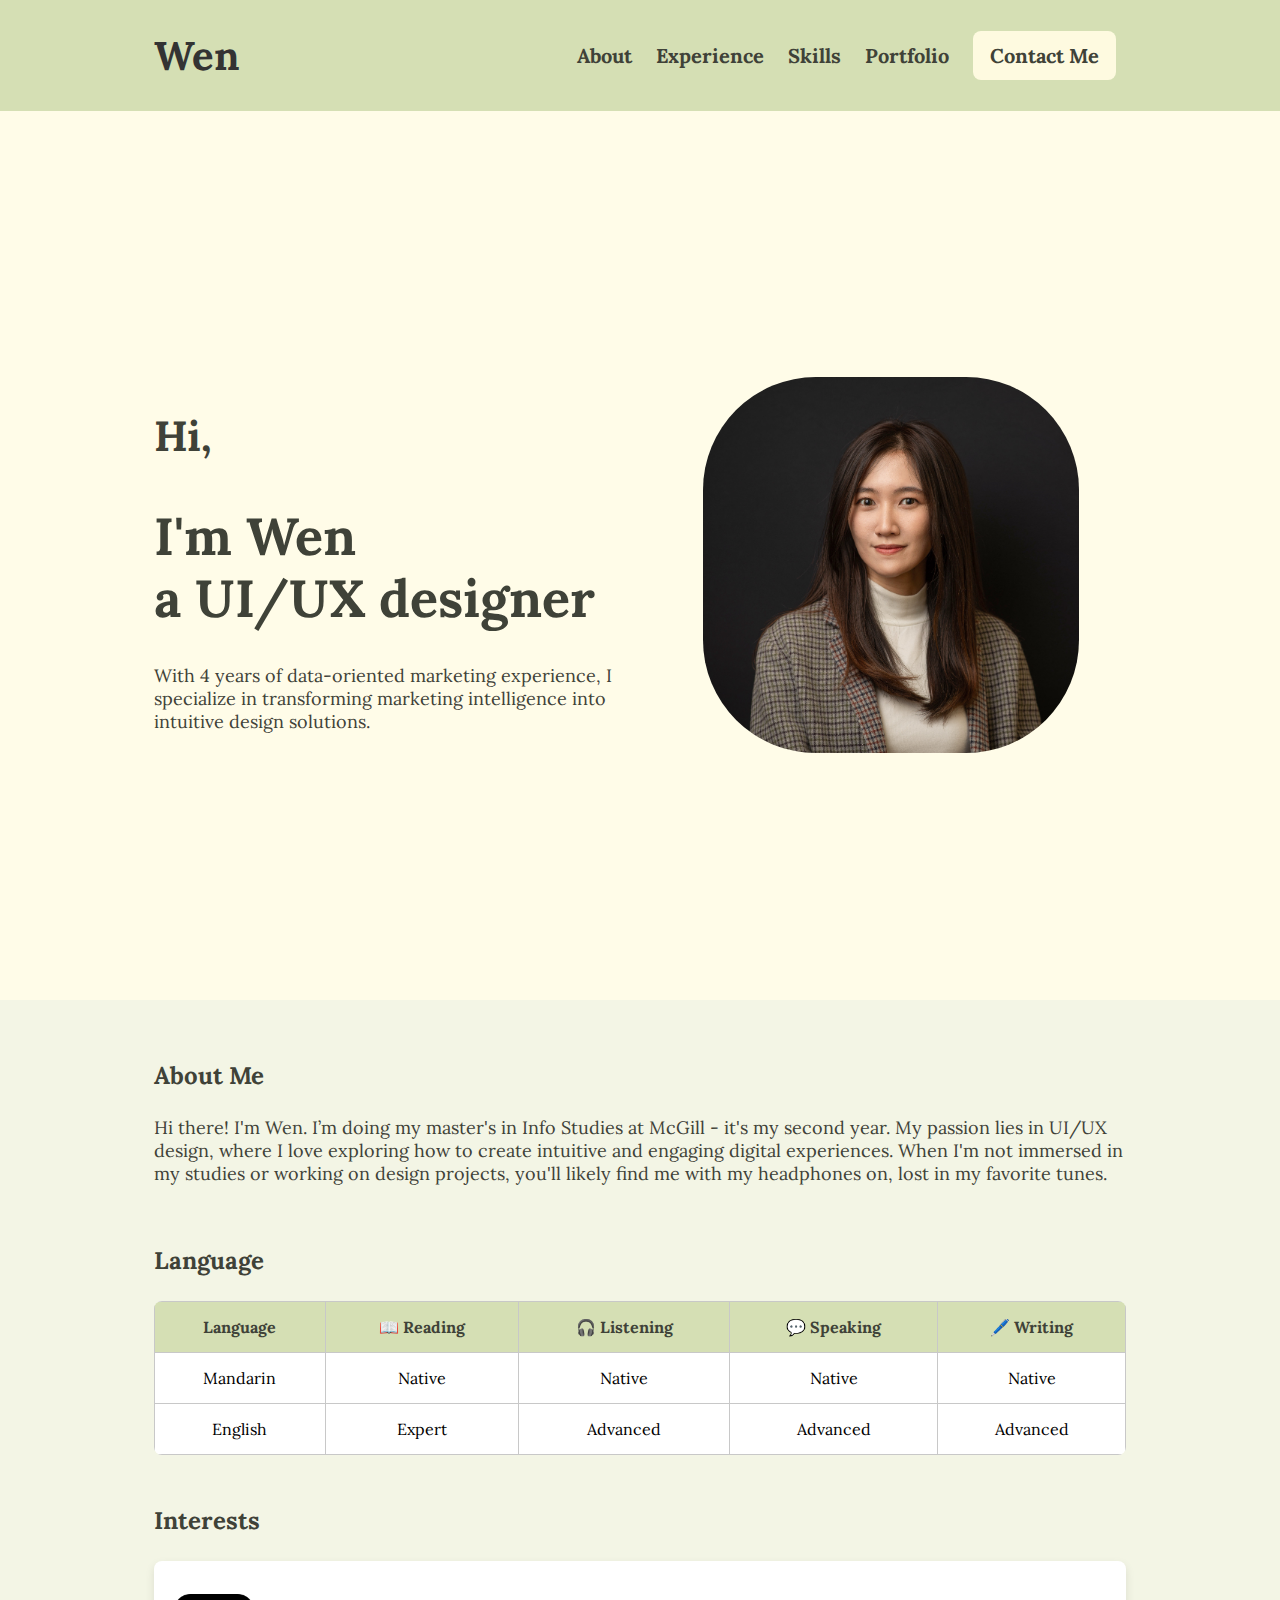
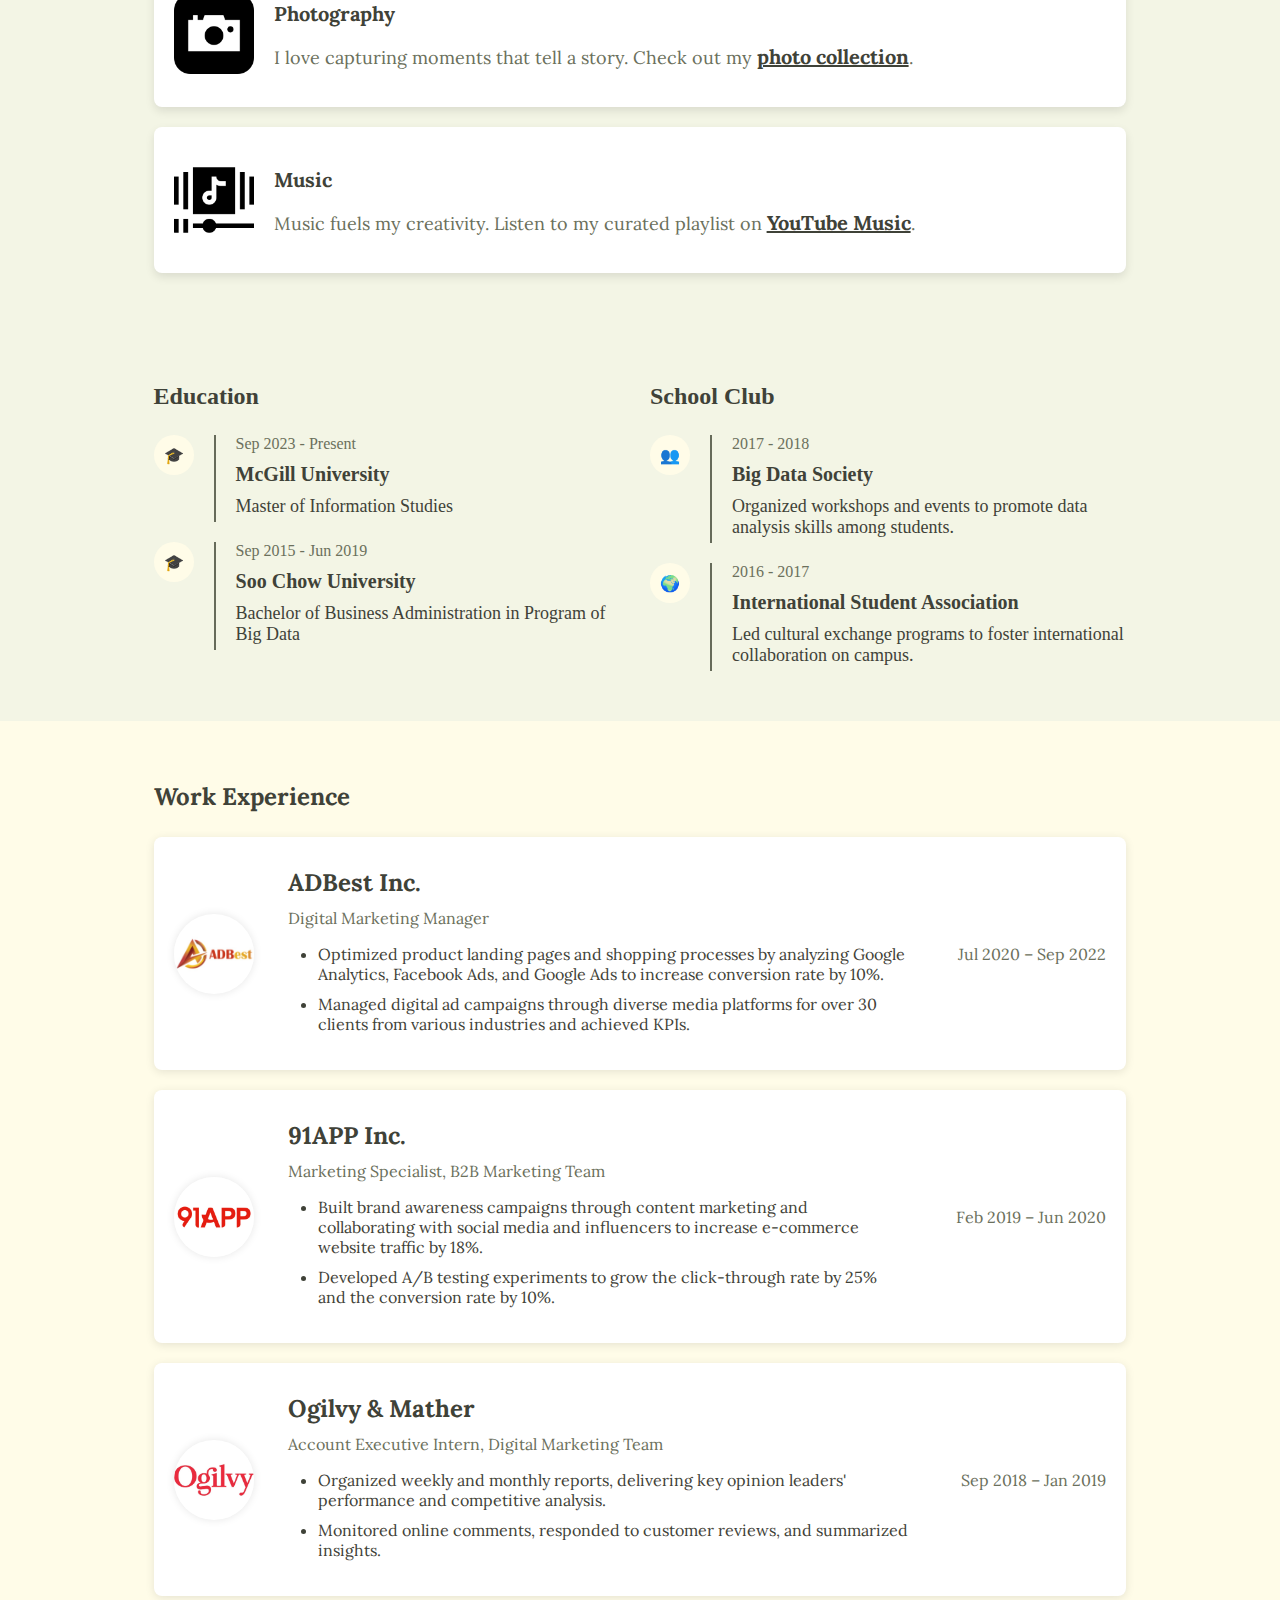
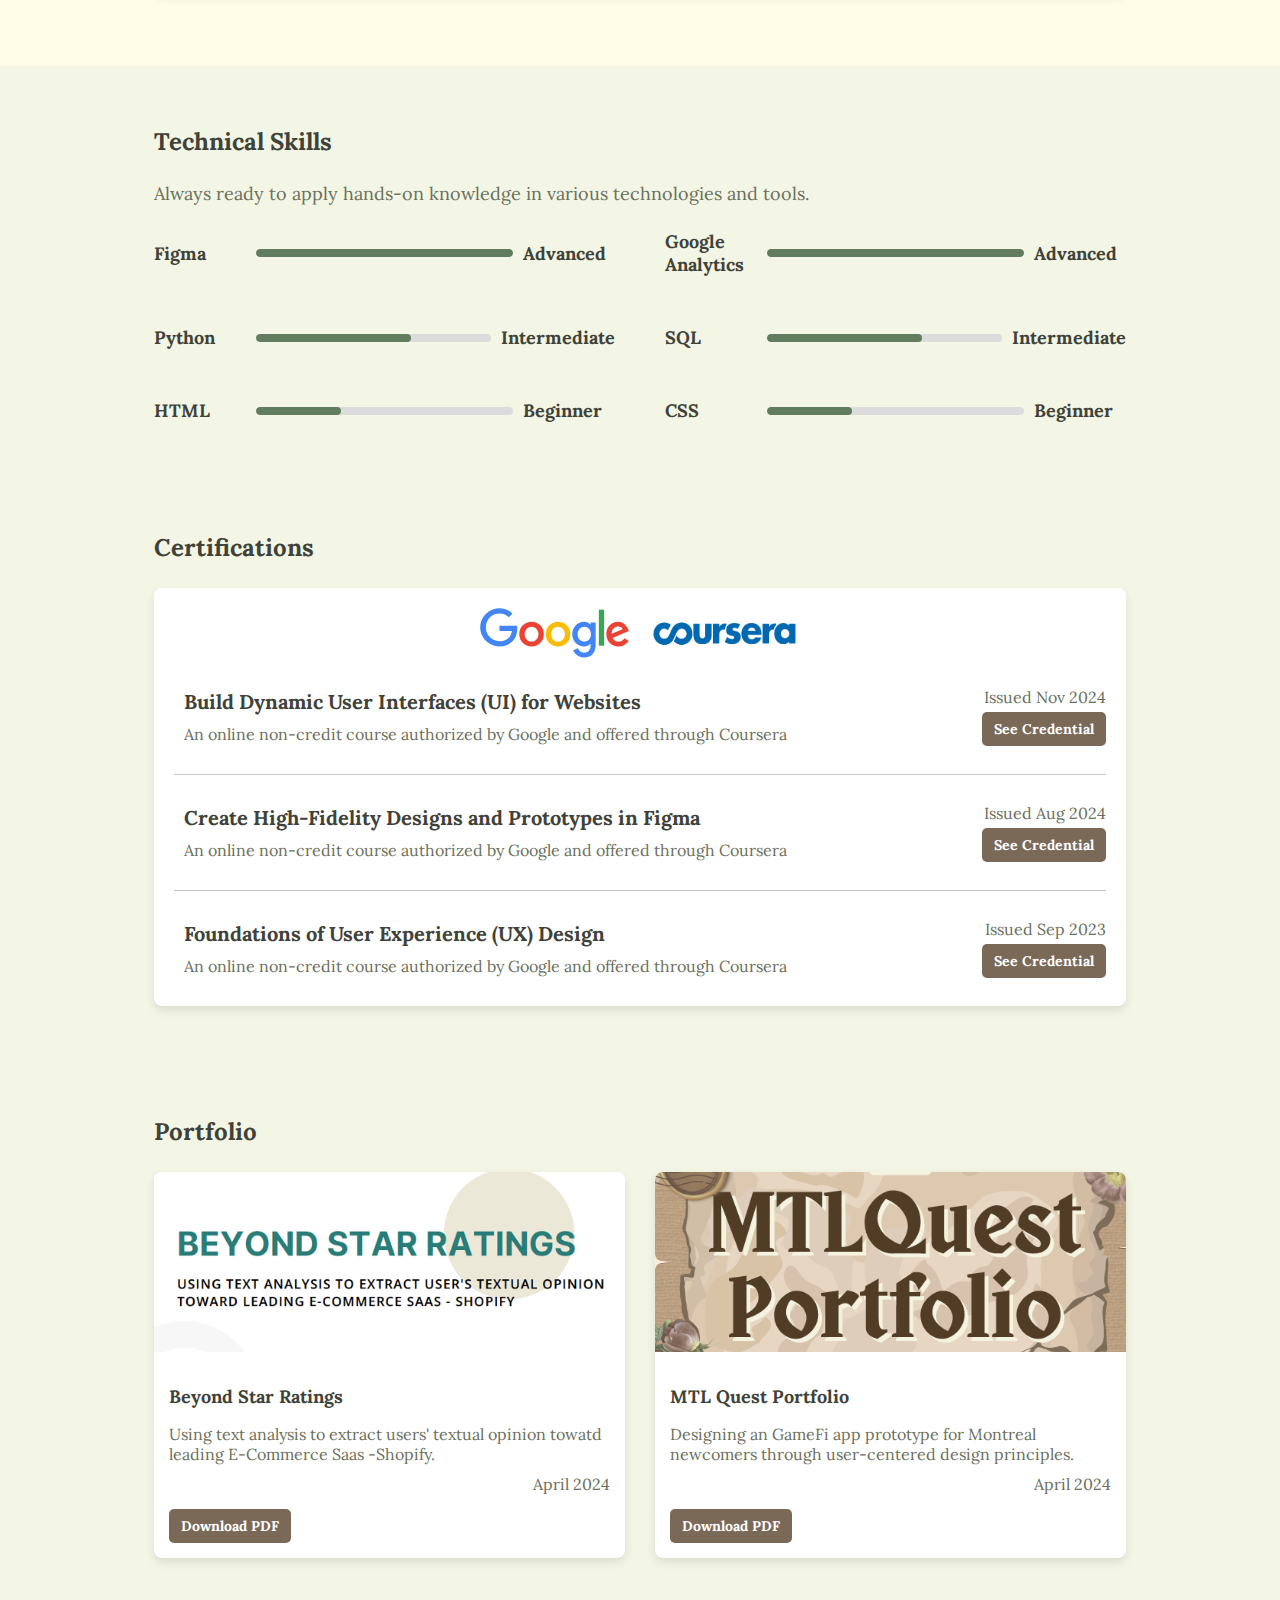
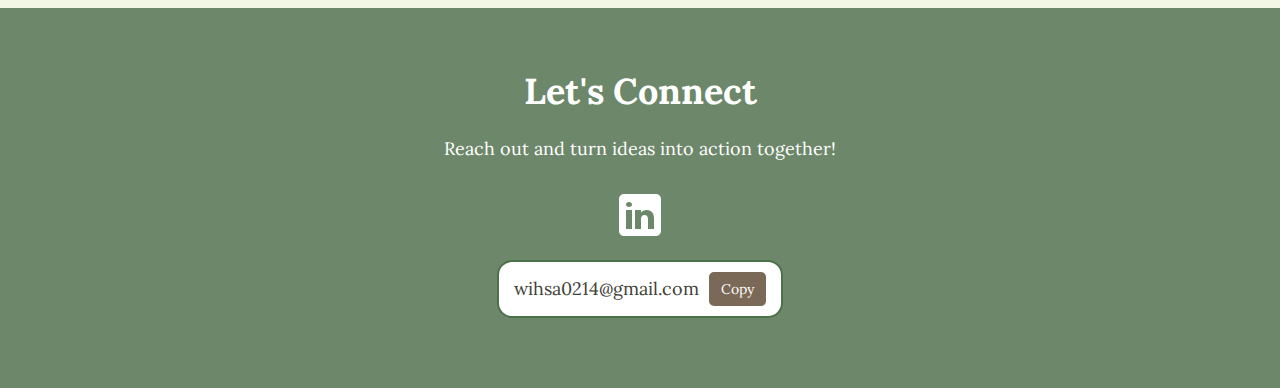
<file: index.html>
<!-- 
  Main Document Structure
  - Header: Navigation and branding
  - Sections: Home, About, Experience, Skills, Portfolio, Contact
  - Each section has consistent class naming convention
-->

<html>
  <head>
    <meta charset="UTF-8">
    <meta name="viewport" content="width=device-width, initial-scale=1.0">

    <title>Wen Personal Website</title>

    <!-- css -->
    <link rel="stylesheet" href="Assets/CSS/MyStyle1.CSS">
    <!-- Single set of Google Font preconnects -->
    <link rel="preconnect" href="https://fonts.googleapis.com">
    <link rel="preconnect" href="https://fonts.gstatic.com" crossorigin>
    <link href="https://fonts.googleapis.com/css2?family=Bitter:ital,wght@0,100..900;1,100..900&family=Lato:ital,wght@0,100;0,300;0,400;0,700;0,900;1,100;1,300;1,400;1,700;1,900&family=Lora:ital,wght@0,400..700;1,400..700&family=Noto+Sans:ital,wght@0,100..900;1,100..900&display=swap" rel="stylesheet">

  </head>

  <body>
  <!-- Header: Contains navigation and branding 
       Using semantic <header> tag for better accessibility -->  
  <!-- Navigation Header -->
  <header class="header">
    <!-- Header content -->
    <a href="#" class = "logo" >Wen</a>
    <!-- Mobile Navigation Toggle -->
    <button class="hamburger" aria-label="Toggle menu">
      ☰
    </button>
    <nav class="navbar">
      <a href="#about">About</a>
      <a href="#experience">Experience</a>
      <a href="#skills">Skills</a>
      <a href="#portfolio">Portfolio</a>
      <a href="#contact" class="contact-link">Contact Me</a>
    </nav>  
  </header>

  

  <!-- Hero Section: Introduction and profile image
       Using 'home-container' for main layout structure -->
  <section class="home-container">
    <!-- Home content -->
    <div class="home-content">
      <h3>Hi,</h3>
      <h1>I'm <span>Wen<br></span>a UI/UX designer</h1>
      <p>
        With 4 years of data-oriented marketing  experience, I specialize in transforming marketing 
        intelligence into intuitive design solutions. </p>
    </div> 

    <!-- Profile Image Container --> 
    <div class="img-box">
        <img src="Assets/IMG/Huei-Wen Cheng_Square.JPG" alt="Wen's profile picture">
    </div>
  </section>



  <!-- About Section: Personal information: language, interests, education, and school club -->
  <section id="about" class="about-container">
    <!-- About content -->
    <div class="about-content">
      <h2 class="heading">About <span>Me</span></h2>
      <p>Hi there! I'm Wen. I’m doing my master's in Info Studies at McGill - it's my second year. 
        My passion lies in UI/UX design, where I love exploring how to create intuitive and engaging
        digital experiences. When I'm not immersed in my studies or working on design projects, 
        you'll likely find me with my headphones on, lost in my favorite tunes. </p>
    </div>

    <!-- Language content -->
    <div class="language-container">
      <h2 class="heading">Language</h2>

        <div class="language-grid">
          <div class="language-levels">
            <div style="overflow-x: auto;">
            <table>
              <tr>
                  <th>Language</th>
                  <th>📖 Reading</th>
                  <th>🎧 Listening</th>
                  <th>💬 Speaking</th>
                  <th>🖊️ Writing</th>
              </tr>
              <tr>
                  <td>Mandarin</td>
                  <td>Native</td>
                  <td>Native</td>
                  <td>Native</td>
                  <td>Native</td>
                </tr>
                <tr>
                  <td>English</td>
                  <td>Expert</td>
                  <td>Advanced</td>
                  <td>Advanced</td>
                  <td>Advanced</td>
                </tr>
            </table>
            </div>
          </div>
        </div>
    </div>

    <!-- Interests content -->
    <div class="interests-container">
      <h2 class="heading">Interests</h2>
      <div class="interest-box">
        <div class="interest-thumbnail">
          <img src="Assets/IMG/camera.png" alt="Photography thumbnail">
        </div>
        <div class="interest-text">
          <h3>Photography</h3>
          <p>
            I love capturing moments that tell a story. Check out my 
            <a href="https://flic.kr/ps/45rZq1" target="_blank">photo collection</a>.
          </p>
        </div>
      </div>
    
      <!-- Interest Box 2 -->
      <div class="interest-box">
        <div class="interest-thumbnail">
          <img src="Assets/IMG/playlist.png" alt="Music thumbnail">
        </div>
        <div class="interest-text">
          <h3>Music</h3>
          <p>
            Music fuels my creativity. Listen to my curated playlist on 
            <a href="https://music.youtube.com/playlist?list=PLNS5g4jU1Uh40Wqs6KvY3P2EbXAtl5oFr" target="_blank">YouTube Music</a>.
          </p>
        </div>
      </div>
    </section>
      
   
  

  <!-- Education & School Club Section -->
  <section class="education-schoolclub-container">

   <!-- Education content -->
    <div class="education-content">    
      <h2 class="heading">Education</h2>
        
        <div class="timeline-item">
          <div class="timeline-icon">🎓</div>
          <div class="timeline-content">
            <span class="date">Sep 2023 - Present</span>
            <h3>McGill University</h3>
            <p>Master of Information Studies</p>
          </div>
        </div>
      
        <div class="timeline-item">
          <div class="timeline-icon">🎓</div>
          <div class="timeline-content">
            <span class="date">Sep 2015 - Jun 2019</span>
            <h3>Soo Chow University</h3>
            <p>Bachelor of Business Administration in Program of Big Data</p>
          </div>
        </div>
    </div>

    <!-- School Club content -->
    <div class="school-club-content">    
      <h2 class="heading">School <span>Club</span></h2>
        
        <div class="timeline-item">
          <div class="timeline-icon">👥</div>
          <div class="timeline-content">
            <span class="date">2017 - 2018</span>
            <h3>Big Data Society</h3>
            <p>Organized workshops and events to promote data analysis skills among students.</p>
          </div>
        </div>
        
        <div class="timeline-item">
          <div class="timeline-icon">🌍</div>
          <div class="timeline-content">
            <span class="date">2016 - 2017</span>
            <h3>International Student Association</h3>
            <p>Led cultural exchange programs to foster international collaboration on campus.</p>
          </div>
        </div>
    </div>      
   </section>  


  <!-- Experience Section
       Purpose: Display work history in chronological order
       Structure: 
       - Individual experience cards for each role
       - Consistent layout with company logo, details, and dates -->
  <section id="experience" class="experience-container">
    <!-- Experience content -->
    <h2 class="heading">Work Experience</h2>

    <!-- Work Experience: ADBest -->
    <div class="experience-card">
      <div class="company_logo">
          <img src="Assets/IMG/Adbest_Logo.jpg" alt="ADBest Logo">
      </div>
      <div class="company_content">
          <h3>ADBest Inc.</h3>
          <p>Digital Marketing Manager</p>
          <ul>
              <li>Optimized product landing pages and shopping processes by analyzing Google Analytics, Facebook Ads, and Google Ads to increase conversion rate by 10%.</li>
              <p></p>
              <li>Managed digital ad campaigns through diverse media platforms for over 30 clients from various industries and achieved KPIs.</li>
          </ul>
      </div>
      <div class="date">Jul 2020 – Sep 2022</div>
    </div>

    <!-- Work Experience: 91APP -->
    <div class="experience-card">
      <div class="company_logo">
          <img src="Assets/IMG/91APP_Logo.jpg" alt="91APP Logo">
      </div>
      <div class="company_content">
          <h3>91APP Inc.</h3>
          <p>Marketing Specialist, B2B Marketing Team</p>
          <ul>
              <li>Built brand awareness campaigns through content marketing and collaborating with social media and influencers to increase e-commerce website traffic by 18%.</li>
              <p></p>
              <li>Developed A/B testing experiments to grow the click-through rate by 25% and the conversion rate by 10%.</li>
          </ul>
      </div>
      <div class="date">Feb 2019 – Jun 2020</div>
    </div>

    <!-- Work Experience: Ogilvy -->
    <div class="experience-card">
      <div class="company_logo">
          <img src="Assets/IMG/Ogilvy_Logo.jpg" alt="Ogilvy & Mather Logo">
      </div>
      <div class="company_content">
          <h3>Ogilvy & Mather</h3>
          <p>Account Executive Intern, Digital Marketing Team</p>
          <ul>
              <li>Organized weekly and monthly reports, delivering key opinion leaders' performance and competitive analysis.</li>
              <p></p>
              <li>Monitored online comments, responded to customer reviews, and summarized insights.</li>
          </ul>
      </div>
      <div class="date">Sep 2018 – Jan 2019</div>
    </div>
  </section>


  <!-- Skills Section
     Purpose: Display technical proficiency levels with visual indicators
     Structure:
     - Progress bars for skill visualization
     - Consistent layout with skill name, bar, and level indicator -->
  <section id="skills" class="skills-container">
    <!-- Technical skills content -->
    <h2 class="heading">Technical Skills</h2>
    <p>Always ready to apply hands-on knowledge in various technologies and tools.</p>
    <div class="skills-content">

        <!-- Technical skills: Figma -->
        <div class="skill">
            <span>Figma</span>
            <div class="skill-bar">
                <div class="progress" style="width: 100%;"></div>
            </div>
            <span class="percentage">Advanced</span>
        </div>

        <!-- Technical skills: Google Analytics -->
        <div class="skill">
          <span>Google Analytics</span>
          <div class="skill-bar">
              <div class="progress" style="width: 100%;"></div>
          </div>
          <span class="percentage">Advanced</span>
        </div>

        <!-- Technical skills: Python-->  
        <div class="skill">
            <span>Python</span>
            <div class="skill-bar">
                <div class="progress" style="width: 66%;"></div>
            </div>
            <span class="percentage">Intermediate</span>
        </div>

        <!-- Technical skills: SQL-->  
        <div class="skill">
            <span>SQL</span>
            <div class="skill-bar">
                <div class="progress" style="width: 66%;"></div>
            </div>
            <span class="percentage">Intermediate</span>
        </div>


        <!-- Technical skills: HTML-->
        <div class="skill">
          <span>HTML</span>
          <div class="skill-bar">
              <div class="progress" style="width: 33%;"></div>
          </div>
          <span class="percentage">Beginner</span>
        </div>

        <!-- Technical skills: CSS-->
       <div class="skill">
          <span>CSS</span>
          <div class="skill-bar">
              <div class="progress" style="width: 33%;"></div>
          </div>
          <span class="percentage">Beginner</span>
        </div>        
    </div>
  </section>


<!-- Certifications Section
     Purpose: Display professional certifications and credentials
     Structure:
     - Container with issuer logos
     - List of certifications with details and download links
     - Consistent card layout for each certification -->
<section id="certifications" class="certifications-container">
  <h2 class="heading">Certifications</h2>
  <div class="certifications-box">
      <!-- Certification Issuer Logos -->
      <div class="issuer-logo">
          <img src="Assets/IMG/google-logo.svg" alt="Google Logo">
          <img src="Assets/IMG/coursera-logo.png" alt="Coursera Logo">
      </div>
      
      <!-- Certifications List -->
      <div class="certifications-list">

          <div class="certification-item">
              <div class="certification-details">
                  <h3>Build Dynamic User Interfaces (UI) for Websites</h3>
                  <p>An online non-credit course authorized by Google and offered through Coursera</p>
              </div>
              <div class="certification-actions">
                  <span class="date">Issued Nov 2024</span>
                  <a href="Assets/IMG/Coursera_certification_UI.png" target="_blank" download class="credential-link">See Credential</a>
              </div>
          </div>
          <div class="divider"></div> <!-- Divider -->

          <div class="certification-item">
              <div class="certification-details">
                  <h3>Create High-Fidelity Designs and Prototypes in Figma</h3>
                  <p>An online non-credit course authorized by Google and offered through Coursera</p>
              </div>
              <div class="certification-actions">
                  <span class="date">Issued Aug 2024</span>
                  <a href="Assets/IMG/Coursera_certification_HiFi.png" target="_blank" download class="credential-link">See Credential</a>
              </div>
          </div>
          <div class="divider"></div> <!-- Divider -->

          <div class="certification-item">
              <div class="certification-details">
                  <h3>Foundations of User Experience (UX) Design</h3>
                  <p>An online non-credit course authorized by Google and offered through Coursera</p>
              </div>
              <div class="certification-actions">
                  <span class="date">Issued Sep 2023</span>
                  <a href="Assets/IMG/Coursera_certification_UX.png" target="_blank" download class="credential-link">See Credential</a>
              </div>
          </div>  
      </div>
  </div>
</section>





  <!-- Portfolio Section
     Purpose: Showcase projects and work samples
     Structure:
     - Grid layout for portfolio items
     - Card-based design for each project
     - Consistent thumbnail and content organization -->
  <section id="portfolio" class="portfolio-container">
    <!-- Portfolio content -->
    <h2 class="heading">Portfolio</h2>
    <div class="portfolio-grid">

      <!-- Portfolio  1 -->
      <div class="portfolio-item">
        <div class="portfolio-thumbnail">
          <img src="Assets/IMG/MachineLearning-thumbnail.png" alt="Data Mining Thematic Analysis - Shopfiy Thumbnail ">
        </div>
        <div class="portfolio-content">
          <h3>Beyond Star Ratings</h3>
          <p>Using text analysis to extract users' textual opinion towatd leading E-Commerce Saas -Shopify.</p>
          <span class="date">April 2024</span>
          <a href="Assets/Files/Data Mining Thematic Analysis - Shopfiy.pdf" target="_blank" class="download-btn" download>Download PDF</a>
        </div>
      </div>
  
      <!-- Portfolio  2 -->
      <div class="portfolio-item">
        <div class="portfolio-thumbnail">
          <img src="Assets/IMG/UCDproject-thumbnail.png" alt="UCD Project Thumbnail">
        </div>
        <div class="portfolio-content">
          <h3>MTL Quest Portfolio</h3>
          <p>Designing an GameFi app prototype for Montreal newcomers through user-centered design principles.</p>
          <span class="date">April 2024</span>
          <a href="Assets/Files/UCD_Project_Montreal.pdf" target="_blank" class="download-btn" download>Download PDF</a>
        </div>
      </div>
    </div>
  </section>
  
  <!-- Contact Section
     Purpose: Provide contact information and social media links
     Structure:
     - Section header with call to action
     - Email display with copy functionality -->
  <section id="contact" class="contact-container">
    <!-- Contact content -->
    <h2 class="heading">Let's Connect</h2>
    <p>Reach out and turn ideas into action together!</p>

    <!-- Social Media Links -->
    <div class="social-links">
      <a href="https://www.linkedin.com/in/huei-wen-cheng-1aa71b167/" target="_blank" class="social-link">
        <img src="Assets/IMG/linkedin.svg" alt="LinkedIn">
      </a>
    </div>
  
    <!-- Email with Clipboard -->
    <div class="email-container">
      <div class="email-box">
        <span id="email">wihsa0214@gmail.com</span>
        <button id="copy-btn" class="clipboard-btn">Copy</button>
      </div>
    </div>
  </section>



  <!-- copy the email / javascript generated by ChatGPT -->
  <script>
    document.getElementById("copy-btn").addEventListener("click", function () {
      // Get the email text
      const emailText = document.getElementById("email").textContent;
  
      // Create a temporary input element to copy the text
      const tempInput = document.createElement("input");
      tempInput.value = emailText;
      document.body.appendChild(tempInput);
  
      // Select the text and copy it
      tempInput.select();
      tempInput.setSelectionRange(0, 99999); // For mobile devices
      document.execCommand("copy");
  
      // Remove the temporary input element
      document.body.removeChild(tempInput);
  
    });
  </script>


  <script>
    document.querySelector('.hamburger').addEventListener('click', function() {
    document.querySelector('.navbar').classList.toggle('active');
    });
  </script>


</body>

</html>
</file>
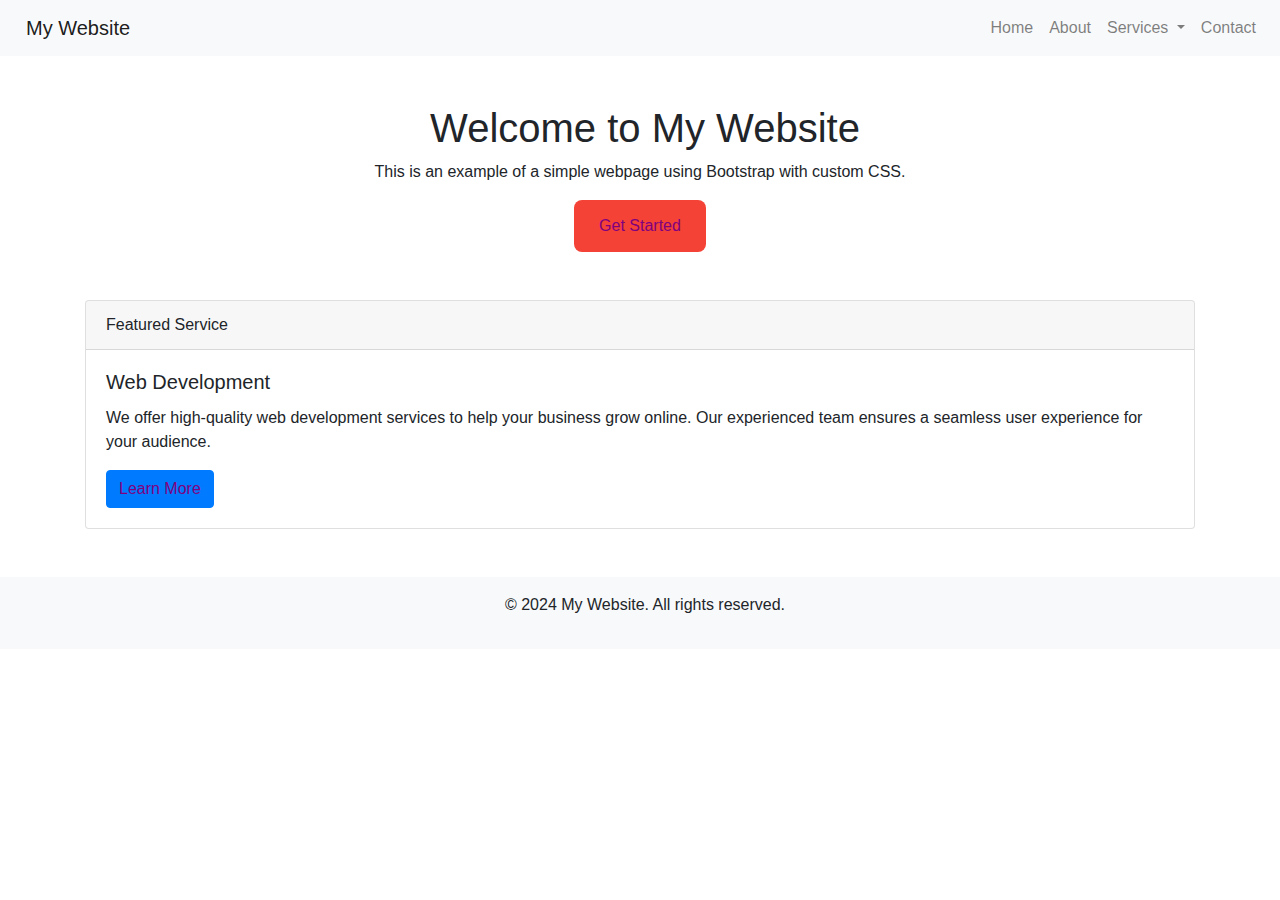
<file: bootstrap.html>
<!DOCTYPE html>
<html lang="en">
<head>
    <meta charset="UTF-8">
    <meta name="viewport" content="width=device-width, initial-scale=1.0">
    <title>Bootstrap Example with Dropdown and Card</title>
    <!-- Bootstrap CSS -->
    <link href="https://maxcdn.bootstrapcdn.com/bootstrap/4.5.2/css/bootstrap.min.css" rel="stylesheet">
    <style>
        /* Custom styles */
        .font-roboto {
            font-family: "Noto Sans", sans-serif;
            text-indent: 10px !important;
            text-align: center;
        }
        a:link {
            color: purple;
        }
        a:hover {
            color: yellow;
        }
        .rounded-btn {
            background-color: #f44336;
            color: white;
            padding: 14px 25px;
            text-decoration: none;
            display: inline-block;
            text-align: center;
            border-radius: 8px;
        }
    </style>
</head>
<body>

    <!-- Navigation Bar -->
    <nav class="navbar navbar-expand-lg navbar-light bg-light">
        <a class="navbar-brand font-roboto" href="#">My Website</a>
        <button class="navbar-toggler" type="button" data-toggle="collapse" data-target="#navbarNav" aria-controls="navbarNav" aria-expanded="false" aria-label="Toggle navigation">
            <span class="navbar-toggler-icon"></span>
        </button>
        <div class="collapse navbar-collapse" id="navbarNav">
            <ul class="navbar-nav ml-auto">
                <li class="nav-item">
                    <a class="nav-link" href="#">Home</a>
                </li>
                <li class="nav-item">
                    <a class="nav-link" href="#">About</a>
                </li>
                <!-- Dropdown Menu -->
                <li class="nav-item dropdown">
                    <a class="nav-link dropdown-toggle" href="#" id="servicesDropdown" role="button" data-toggle="dropdown" aria-haspopup="true" aria-expanded="false">
                        Services
                    </a>
                    <div class="dropdown-menu" aria-labelledby="servicesDropdown">
                        <a class="dropdown-item" href="#">Web Development</a>
                        <a class="dropdown-item" href="#">Design</a>
                        <a class="dropdown-item" href="#">Marketing</a>
                    </div>
                </li>
                <li class="nav-item">
                    <a class="nav-link" href="#">Contact</a>
                </li>
            </ul>
        </div>
    </nav>

    <!-- Hero Section -->
    <div class="container text-center my-5">
        <h1 class="font-roboto">Welcome to My Website</h1>
        <p>This is an example of a simple webpage using Bootstrap with custom CSS.</p>
        <a href="#" class="rounded-btn">Get Started</a>
    </div>

    <!-- Card Section -->
    <div class="container my-5">
        <div class="card">
            <div class="card-header">
                Featured Service
            </div>
            <div class="card-body">
                <h5 class="card-title">Web Development</h5>
                <p class="card-text">We offer high-quality web development services to help your business grow online. Our experienced team ensures a seamless user experience for your audience.</p>
                <a href="#" class="btn btn-primary">Learn More</a>
            </div>
        </div>
    </div>

    <!-- Footer -->
    <footer class="bg-light text-center py-3">
        <p class="font-roboto">&copy; 2024 My Website. All rights reserved.</p>
    </footer>

    <!-- Bootstrap JS and dependencies -->
    <script src="https://code.jquery.com/jquery-3.5.1.slim.min.js"></script>
    <script src="https://cdn.jsdelivr.net/npm/@popperjs/core@2.9.2/dist/umd/popper.min.js"></script>
    <script src="https://stackpath.bootstrapcdn.com/bootstrap/4.5.2/js/bootstrap.min.js"></script>
</body>
</html>
</file>
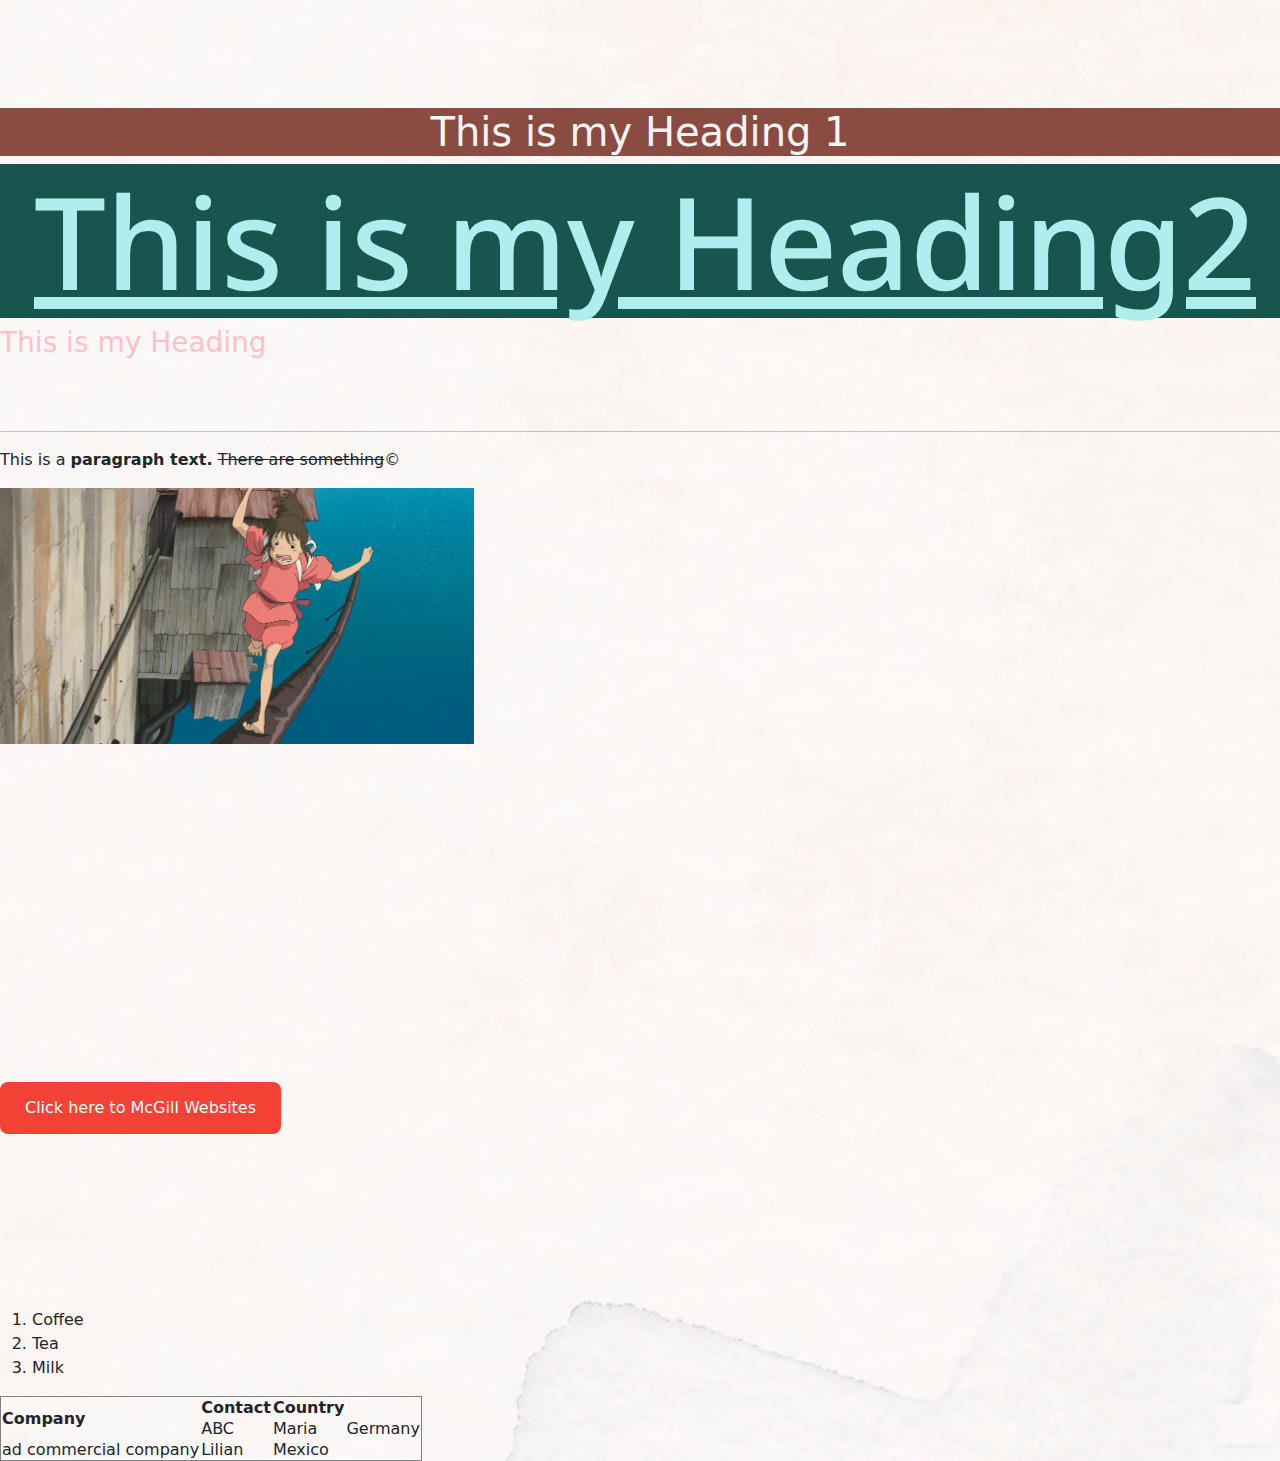
<file: index_inclass_practice.html>
<html>
  <head>
    <title>Test for HTML </title>
    <link rel="stylesheet" href="Assets/CSS/MyStyle.CSS">
    <link rel="preconnect" href="https://fonts.googleapis.com">
    <link rel="preconnect" href="https://fonts.gstatic.com" crossorigin>
    <link href="https://fonts.googleapis.com/css2?family=Doto:wght@100..900&family=Handlee&family=Noto+Sans+JP:wght@100..900&family=Noto+Sans:ital,wght@0,100..900;1,100..900&family=Patrick+Hand&family=Roboto+Serif:ital,opsz,wght@0,8..144,100..900;1,8..144,100..900&family=Work+Sans:ital,wght@0,100..900;1,100..900&display=swap" rel="stylesheet">
    <link href="https://cdn.jsdelivr.net/npm/bootstrap@5.3.3/dist/css/bootstrap.min.css" rel="stylesheet" integrity="sha384-QWTKZyjpPEjISv5WaRU9OFeRpok6YctnYmDr5pNlyT2bRjXh0JMhjY6hW+ALEwIH" crossorigin="anonymous">
  </head>
  <body>
    <section>
      <div>
        </div>
        <h1 class="font-color-black">
        </div>
      </div>
     </section>
     <header>
        <nav>

        </nav> 
      </header>
      <footer>

      <h1 id="Heading-section-top">This is my Heading 1</h1>
      <h2 style = "color: paleturquoise;" class="font-size-8 font-roboto">This is my Heading2</h2>
      <h3 class="font-color-pink">This is my Heading</h3>
      <br/>
      <br/>
      <hr/>
      <p class="font-color-black">This is a <b>paragraph text.</b> <strike>There are something</strike>&#169;</p>
      <img src="Assets/IMG/spiritedaway.jpeg" alt="spirited away" style="width:512pxpx; height:256px;">
      <br/>
      <br/>
      <a href="https://mcgill.ca" target="_blank">Click here to McGill Websites</a>
      
      <iframe width="420" height="345" src="https://www.youtube.com/embed/tgbNymZ7vqY">
      </iframe>
      <br/>
      <br/>
      <iframe
      src="Assets/Files/INFS 634_Course_Outline_Fall2024_DRAFT.pdf" title="PDF-file"
  ></iframe>

      <ol type="1">
        <li>Coffee</li>
        <li>Tea</li>
        <li>Milk</li>
      </ol>

      <table border="1">
        <!-- This is table -->
        <tr> 
          <th rowspan = "2">Company</th>
          <th>Contact</th>
          <th>Country</th>
        </tr>
        <tr>
          <td>ABC</td>
          <td colspan = "2">Maria</td>
          <td>Germany</td>
        </tr>
        <tr>
          <td>ad commercial company</td>
          <td>Lilian</td>
          <td>Mexico</td>
        </tr>
      </table>
      <script src="https://cdn.jsdelivr.net/npm/bootstrap@5.3.3/dist/js/bootstrap.bundle.min.js" integrity="sha384-YvpcrYf0tY3lHB60NNkmXc5s9fDVZLESaAA55NDzOxhy9GkcIdslK1eN7N6jIeHz" crossorigin="anonymous"></script>
  </body>
  </body>
</html>
</file>
<file: Assets/CSS/MyStyle1.CSS>
/* Global Styles */
/* These styles apply universally to ensure consistency across the site. */

* {
    box-sizing: border-box; /* Ensures that padding and border are included in an element's total width and height */
}

body, html {
    margin: 0;
    padding: 0;
}

body {
    padding-top: 100px;
}

html {
   scroll-behavior: smooth; /* Enables smooth scrolling */
}

section {
   scroll-margin-top: 100px; 
}




/* Header */
/* Styles for the website's navigation bar and branding */
.header{ 
    background-color: rgb(213, 223, 180);
    position: fixed;
    top: 0;
    left: 0;
    text-align:left;
    width: 100%;
    padding: 30px 12%;
    display: flex;
    flex-wrap: wrap;
    justify-content: space-between;
    align-items: center;
    z-index: 1000; /* High z-index ensures the header stays above other content. */
}

.navbar {
    flex-wrap: wrap; 
    gap: 10px;
}

/* Mobile hamburger menu button */
.hamburger {
    display: none; 
    font-size: 36px;
    background: none;
    border: none;
    cursor: pointer;
    color: #333;
}

@media (max-width: 768px) {
    .navbar {
        display: none; 
        flex-direction: column;
        position: absolute;
        top: 100%;
        right: 0;
        background: rgb(243, 245, 229);
        width: 100%;
        padding: 10px;
        z-index: 1000;
    }

    .navbar.active {
        display: flex; 
    }

    .hamburger {
        display: block; 
    }
}

/* Links inside the navigation bar */
.header a{
    color: #333; 
    text-decoration: none; 
    font-weight: bold;
    margin-right: 5px;
    font-family: "Lora", serif;
}

/* Logo styling */
.logo{
    font-size: 40px;
    color: rgb(216, 163, 115);
    font-weight: 600;
    transition: 0.3s ease;
}

.logo:hover{
    color: rgb(254, 250, 224);
    text-shadow: 0 0 25px rgb(107, 112, 92),
                 0 0 50px rgb(107, 112, 92);
    transform: scale(1.1);
}

.navbar a{
    font-size: 20px;
    color: rgb(63, 66, 56);
    font-weight: bold;
    margin: 0 10px;
    text-align: center;
    transition: 0.3 ease;
}

.navbar a:hover{
    color: rgb(254, 250, 224);
    text-shadow: 0 0 15px rgb(107, 112, 92),
                 0 0 25px rgb(107, 112, 92);
    transform: scale(1.1);
}

/* Highlighted "Contact Me" button in the navbar */
.contact-link{
    display: inline-block;
    padding: 10px 15px; 
    background-color: rgb(254, 250, 224); 
    border: 2px solid transparent;
    border-radius: 8px;
    color: rgb(63, 66, 56); 
    font-size: 18px;
    text-align: center; 
    font-weight: bold;
    margin: 10px 0; 
    transition: 0.3s ease; 
}

/* Home Section */
/* This section introduces viewers and includes my profile image */
.home-container{
    width: 100%;
    min-height: 100vh;
    background-color: rgba(255, 252, 232);
    display: flex;
    flex-wrap: wrap; 
    align-items: center;
    gap: 2em;
    padding: 30px 12% 0;
    font-family: "Lora", serif;
}

.home-content{
    flex: 1;
    max-width: 800px;
    color: rgb(63, 66, 56);
}

/* Heading and text sizes */
.home-content h1{
    font-size: 52px;
    line-height: 1.2;
    color: rgb(63, 66, 56);
}

.home-content h3{
    font-size: 42px;
    color: rgb(63, 66, 56);
}

.home-content p{
    font-size: 18px;
    margin: 25px 0 30px;
    color: rgb(63, 66, 56);
}

/* Profile image styling */
.img-box {
    flex: 1;
    display: flex;
    justify-content: center;
    align-items: center;
}


.img-box img{
    border-radius: 30%;
    width: 80%; 
    max-width: 800px; 
    height: auto; 
    display: block; 
    margin: 0 auto;
}



/* Media Queries for smaller screens */
@media (max-width: 768px) {
    .home-container {
        flex-direction: column-reverse;/
        text-align: center; 
    }

    .img-box {
        margin-bottom: 20px;
    }

    .home-content {
        text-align: center; 
    }
}


/* About Section */
/* Contains personal information, languages, interests, education, and school club */
.about-container{
    width: 100%;
    font-family: "Lora", serif;
    background-color: rgb(243, 245, 229);
    align-items: center;
    gap: 7em;
    padding: 50px 12% 30px;
}

.about-content{
    max-width: 100%;
    color: rgb(63, 66, 56);
    margin-bottom: 50px;
}

.about-content p{
    font-size: 18px;
    margin: 25px 0 30px;
    color: rgb(63, 66, 56);
}

.heading{
    max-width: 800px;
    margin: 10px 0 10px;
    color: rgb(63, 66, 56);
    margin: 10px 0 25px;
}


/* Language */
.language-container {
    width: 100%;
    margin-bottom: 50px;
    overflow-x: auto; /* Allows horizontal scrolling on smaller screens */
}

.language-grid {
    display: grid;   
    align-items: center;
    justify-items: center;
}

.language-levels {
    width: 100%; /* Ensures the table takes the full width of its container */
    
}

.language-levels table {
    width: 100%;
    padding: 0;
    margin: 0 ;
    border-collapse: collapse;
    background-color: #fff;
    border-radius: 8px;
    overflow: hidden;
}

.language-levels th,
.language-levels td {
    text-align: center;
    padding: 15px;
    border: 1px solid rgb(200, 200, 200);
}

.language-levels th {
    background-color: rgb(213, 223, 180);
    color: rgb(63, 66, 56);
    font-weight: bold;
}

/* Responsive design */
@media (max-width: 768px) {
    .language-grid {
        grid-template-columns: 1fr;
    }

    .language-levels table {
        width: 100%;
        font-size: 14px; 
    }
}


/* Interests */
.interests-container {
    flex: 1; 
    min-width: 0px;
}

.interest-box {
    display: flex;
    align-items: center;
    background-color: #fff;
    border-radius: 8px;
    box-shadow: 0 4px 10px rgba(0, 0, 0, 0.1);
    padding: 20px;
    margin-bottom: 20px;
    gap: 20px;
  }
  
 
.interest-thumbnail img {
    width: 80px;
    height: 80px;
    border-radius: 8px;
    object-fit: cover;
}
  
  
.interest-text h3 {
    font-size: 20px;
    color: rgb(63, 66, 56);
    margin-bottom: 10px;
}
  
.interest-text p {
    font-size: 18px;
    color: rgb(107, 112, 92);
}
  
.interest-text a {
    font-size: 20px;
    color: rgb(63, 66, 56);
    font-weight: bold;
    text-decoration: underline;
}
  
.interest-text a:hover {
    color: rgb(108, 175, 110);
    text-decoration: underline;
}
  
/* Responsive Design */
@media (max-width: 768px) {
    .interest-box {
      flex-direction: column;
      text-align: center;
    }
  
    .interest-thumbnail img {
      margin-bottom: 15px;
    }
  }

.interests-content {
    margin: 0;
    display: flex;
    flex-direction: column; 
    gap: 15px;
}

/* education and school club */
.education-schoolclub-container {
    display: flex; 
    flex-wrap: nowrap; 
    background-color: rgb(243, 245, 229);
    gap: 20px; 
    justify-content: space-between; 
    padding: 50px 12% 30px;
}

/* Responsive Design */
@media (max-width: 768px) {
    .education-schoolclub-container {
        flex-direction: column; 
        gap: 30px; /* Increases space between stacked sections */
        align-items: center; 
    }

    .education-content,
    .school-club-content {
        width: 100%;
        text-align: center;
    }
}
  
.education-content,
.school-club-content {  
    flex: 1;
    min-width: 0; 
    width: 100%;
}

/* Timeline Items */
/* Displays events in a vertical timeline format */
.timeline-item {
    display: flex;
    align-items: flex-start;
    margin-bottom: 20px;
}
  
.timeline-content {
    border-left: 2px solid rgb(102, 107, 90);
    padding-left: 20px;
}
  
.timeline-icon {
    flex-shrink: 0;
    width: 40px;
    height: 40px;
    background-color: rgb(255, 252, 232);
    border-radius: 50%;
    display: flex;
    justify-content: center;
    align-items: center;
    margin-right: 20px;
}
  
  

.timeline-content h3 {
    font-size: 20px;
    color: rgb(63, 66, 56);
    margin: 10px 0 10px;
}
  
.timeline-content p {
    font-size: 18px;
    color: rgb(63, 66, 56);;
    margin: 5px 0 5px;
}

.date {
    font-size: 16px;
    color: rgb(107, 112, 92);
    text-align: right;
   
}


/* Experience Section */
/* Displays the work history with logos, job titles, and descriptions */
.experience-container {
    width: 100%;
    background-color: rgb(255, 252, 232);
    padding: 50px 12%;
    font-family: "Lora", serif;
}



.experience-card {
    display: flex;
    flex-wrap: wrap;
    align-items: center;
    justify-content: space-between; 
    background-color: rgb(255, 255, 255);
    gap: 24px;
    padding: 20px;
    margin-bottom: 20px;
    border-radius: 8px;
    box-shadow: 0 2px 10px rgba(0, 0, 0, 0.1);
}

.company_logo {
    flex-shrink: 0; 
    width: 80px;  
    height: 80px;  
    display: flex; 
    align-items: center;
    justify-content: center; 
}

.company_logo img {
    width: 100%;
    height: 100%;
    object-fit: contain;
    border-radius: 50%;
    box-shadow: 0 0 8px rgba(0, 0, 0, 0.1);
}

.company_content {
    flex: 1;
    min-width: 0;
    padding-right: 24px;
}

.company_content h3 {
    font-size: 24px;
    font-weight: bold;
    margin: 10px;
    color: rgb(63, 66, 56);
}

.company_content p {
    font-size: 16px;
    color: rgb(107, 112, 92);
    margin: 10px;
}

.company_content ul {
    list-style: disc;
    margin-left: 10px;
    color: rgb(63, 66, 56);
    padding-inline-start: 30px;
}

/* Responsive Design */
@media (max-width: 768px) {
    .experience-card {
        flex-direction: column; 
        align-items: center; 
        text-align: center; 
        gap: 15px; 
    }

    .company_logo {
        width: 60px; 
        height: 60px;
    }

    .company_content {
        padding-right: 0; 
        text-align: left; 
    }

    .date {
        text-align: center; 
        margin-top: 10px;
    }
}


/* Skills Section */
/* Highlights technical skills with progress bars */
.skills-container {
    width: 100%;
    padding: 50px 12%;
    font-family: "Lora", serif;
    background-color: rgb(243, 245, 229); 
}


.skills-container p {
    font-size: 18px;
    margin: 15px 0 25px;
    color: rgb(107, 112, 92); 
}

/* Arranges skill items in a two-column grid for clarity and organization */
.skills-content {
    display: grid;
    grid-template-columns: repeat(auto-fit, minmax(300px, 1fr)); /* Creates 2 columns, where each column takes up an equal share of the available space */
    gap: 50px;
}

.skill {
    display: flex;
    align-items: center;
    gap: 10px;
}

.skill span {
    flex-basis: 20%; /* take up 25% of the container's size */
    font-size: 18px;
    font-weight: bold;
    color: rgb(63, 66, 56); 
}

.skill-bar {
    flex-grow: 1;
    height: 8px;
    background-color: rgb(220, 220, 220);
    border-radius: 4px;
    overflow: hidden;
    position: relative;
}

.skill-bar .progress {
    height: 100%;
    background-color: rgba(37, 77, 32, 0.675);
    border-radius: 4px;
    transition: width 0.5s ease-in-out;
}

.percentage {
    flex-basis: 10%;
    text-align: left;
    font-size: 16px;
    font-weight: bold;
    color: rgb(63, 66, 56); 
}

/* Responsive Design */
@media (max-width: 768px) {
    .skill {
        flex-direction: column; 
        align-items: flex-start; 
        gap: 10px;
    }


    .skill-bar {
        width: 100%; 
        height: 8px; 
    }

    .percentage {
        text-align: left; 
        font-size: 14px; 
    }
}

/* Certifications Section */
/* Displays professional certifications with issuer logos and details */
.certifications-container {
    width: 100%;
    padding: 50px 12%;
    background-color: rgb(243, 245, 229);
    font-family: "Lora", serif;
    color: rgb(63, 66, 56);
}


.certifications-box {
    display: flex;
    flex-direction: column;
    background: #fff;
    border-radius: 8px;
    padding: 20px;
    box-shadow: 0 4px 10px rgba(0, 0, 0, 0.1);
}

/* Certifications logo */
.issuer-logo {
    display: flex;
    flex-wrap: wrap; 
    justify-content: center;
    gap: 20px; 
    margin-bottom: 20px;
}

.issuer-logo img {
    max-width: 100%;
    width: 150px;
    height: auto;
}

/* Certifications content */
.certifications-list {
    display: flex;
    flex-direction: column;
}

.certification-item {
    display: flex;
    justify-content: space-between;
    align-items: center;
    flex-wrap: wrap;
    gap: 10px;
    text-align: left;
}

.certification-details {
    flex: 1;
    min-width: 200px;
}

.certification-item h3 {
    font-size: 20px;
    margin: 10px;
}

.certification-item p {
    font-size: 16px;
    color: rgb(107, 112, 92);
    margin: 10px;
}


.certification-actions {
    display: flex;
    flex-direction: column;
    align-items: flex-end;
    text-align: right;
}

.certification-actions .date {
    font-size: 16px;
    color: rgb(107, 112, 92);
    margin-bottom: 5px;
}

.credential-link {
    display: inline-block;
    padding: 8px 12px;
    background-color: rgba(92, 69, 48, 0.809);
    color: #fff;
    font-size: 14px;
    font-weight: bold;
    text-decoration: none;
    border-radius: 5px;
    transition: background-color 0.3s ease;
    text-align: center;
}

.credential-link:hover {
    background-color: rgb(42, 78, 38, 0.561);
}

.divider {
    width: 100%;
    height: 1px;
    background-color: rgb(200, 200, 200); 
    margin: 20px 0; 
}

  

/* Portfolio Section */
/* Displays portfolio projects in a grid format with thumbnails and descriptions */
.portfolio-container {
    width: 100%;
    padding: 50px 12%;
    background-color: rgb(243, 245, 229); 
    font-family: "Lora", serif;
}
  
  
.portfolio-grid {
    display: grid;
    grid-template-columns: repeat(auto-fit, minmax(300px, 1fr));
    gap: 30px;
}
  
/* Portfolio Item */
.portfolio-item {
    background: #fff;
    border-radius: 8px;
    box-shadow: 0 4px 10px rgba(0, 0, 0, 0.1);
    overflow: hidden;
    transition: transform 0.3s ease;
}
  
  .portfolio-item:hover {
    transform: scale(1.05);
  }
  
/* Portfolio Thumbnail */
.portfolio-thumbnail {
    position: relative;
    width: 100%;
    height: 180px;
    overflow: hidden;
}
  
.portfolio-thumbnail img {
    width: 100%;
    height: 100%;
    object-fit: cover;
}
  
  
/* Portfolio Content */
.portfolio-content {
    padding: 15px;
}
  
.portfolio-content h3 {
    font-size: 18px;
    margin-bottom: 10px;
    color: rgb(63, 66, 56);
}
  
.portfolio-content p {
    font-size: 16px;
    color: rgb(107, 112, 92);
    margin-bottom: 10px;
}
  
.portfolio-content .date {
    margin-bottom: 15px;
    display: block;
}
  
.download-btn {
    display: inline-block;
    padding: 8px 12px;
    background-color: rgb(92, 69, 48, 0.809);
    color: #fff;
    font-size: 14px;
    font-weight: bold;
    text-decoration: none;
    border-radius: 5px;
    transition: background-color 0.3s ease;
}
  
.download-btn:hover {
    background-color: rgb(42, 78, 38, 0.561);
}
  

/* Contact Section */
/* Provides contact information and social media links */
.contact-container {
    width: 100%;
    padding: 50px 12%;
    text-align: center;
    font-family: "Lora", serif;
    background-color: rgba(37, 77, 32, 0.675); 
    display: flex;
    flex-direction: column;
    align-items: center; 
    justify-content: center; 
}
  
.contact-container h2 {
    font-size: 36px;
    margin-bottom: 5px;
    color: rgb(255, 255, 255); 
}
  
.contact-container p {
    font-size: 18px;
    margin-bottom: 20px;
    color: rgb(2255, 255, 255);
}

/* Responsive Design */
@media (max-width: 768px) {
    .portfolio-content {
      text-align: left; 
    }
  
    .portfolio-content .date {
      text-align: left; 
      display: block; 
      margin-top: 10px; /* Adds spacing if necessary */
    }
  }
  
  
/* Social Links */
.social-links {
    margin-top: 10px;
    display: flex;
    justify-content: center;
    gap: 20px;
}
  
.social-link img {
    width: 50px;
    height: 50px;
    transition: transform 0.3s ease;
}
  
.social-link:hover img {
    transform: scale(1.2);
}
  

/* Email Box */
.email-container {
    margin: 20px auto;
    text-align: center;
    font-size: 18px;
    color: rgb(255, 255, 255); 
    font-family: "Lora", serif;
}

  
.email-box {
    display: inline-flex;
    align-items: center;
    gap: 10px;
    font-size: 18px;
    color: rgb(63, 66, 56);
    border: 2px solid rgba(45, 87, 42, 0.847);
    padding: 10px 15px;
    border-radius: 15px;
    background-color: #fff;
}

/* Copy Button */
.clipboard-btn {
    background-color: rgba(92, 69, 48, 0.809);
    font-family: "Lora", serif;
    color: #fff;
    border: none;
    padding: 8px 12px;
    font-size: 14px;
    border-radius: 5px;
    cursor: pointer;
    transition: background-color 0.3s ease;
}
  
.clipboard-btn:hover {
    background-color: rgb(42, 78, 38, 0.561);
}
</file>
<file: Assets/CSS/MyStyle.CSS>
h1{ background-color: rgb(138, 76, 65);
    text-align:center;
}

#Heading-section-top{
    color: whitesmoke
}



.font-color-pink{
    color:pink
}

body{
    background-image: url("../IMG/watercolor.jpg");
    background-repeat: no-repeat;
    background-position: center;
    background-attachment: fixed;
    background-size: auto;
}

h2{ text-decoration: underline;
    background-color: rgb(25, 85, 79);
}

.font-size-8{
    font-size: 8rem;

}




.font-roboto{
    font-family: "Noto Sans", sans-serif;
    text-indent: 10px !important;
    text-align: center;
    
}

a:link{
    color: purple;
}

a:hover{
    color: yellow
}

a:link, a:visited {
    background-color: #f44336;
    color: white;
    padding: 14px 25px;
    text-align: center;
    text-decoration: none;
    display: inline-block;
    border-radius: 8px;
}

div{
    padding: 25px 50px 75px 100px;
}

@media (min-width:767px){
    body{
        background-color: lightblue;
    }

}
</file>
